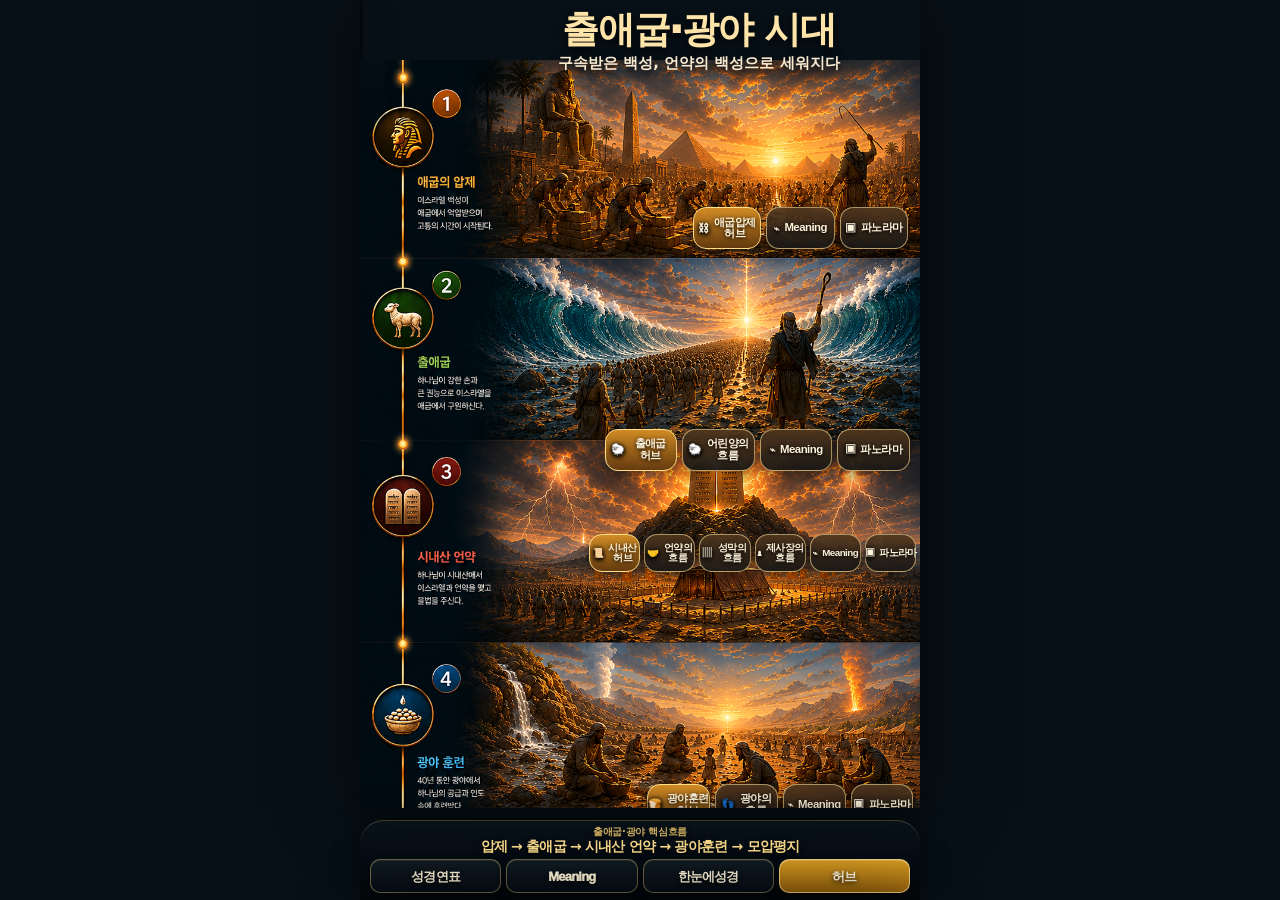
<file: index.html>
<!doctype html>
<html lang="ko">
<head>
<meta charset="utf-8"/>
<meta name="viewport" content="width=device-width,initial-scale=1,maximum-scale=1,user-scalable=no,viewport-fit=cover"/>
<title>출애굽·광야 Matrix</title>
<link rel="manifest" href="manifest.webmanifest"/>
<link rel="apple-touch-icon" href="icons/icon-192.png"/>
<meta name="theme-color" content="#071017"/>
<link rel="stylesheet" href="style.css"/>

<style id="CEN-UNIFIED-FOOTER-V5-CSS">
body{padding-bottom:92px!important}
.unifiedDock{position:fixed!important;left:50%!important;bottom:0!important;transform:translateX(-50%)!important;width:100%!important;max-width:560px!important;z-index:3000!important;padding:5px 10px calc(7px + env(safe-area-inset-bottom))!important;background:linear-gradient(to top,rgba(4,8,12,.98),rgba(9,18,26,.92))!important;border-top:1px solid rgba(247,216,137,.24)!important;box-shadow:0 -10px 24px rgba(0,0,0,.42)!important;backdrop-filter:blur(16px)!important;display:block!important;min-height:auto!important}
.unifiedDock .coreFlow{margin:0 0 4px!important;text-align:center!important;color:#f7d889!important;font-weight:900!important;line-height:1.18!important;font-size:clamp(10px,2.65vw,14px)!important;letter-spacing:-.055em!important;text-shadow:0 2px 6px rgba(0,0,0,.85)!important;white-space:normal!important;overflow:visible!important;text-overflow:clip!important}
.unifiedDock .coreFlow small{display:block!important;margin-bottom:1px!important;color:#d7b565!important;font-size:clamp(7px,1.9vw,10px)!important;font-weight:800!important;letter-spacing:-.03em!important;opacity:.95!important}
.unifiedDock .unifiedNav{display:grid!important;grid-template-columns:repeat(4,1fr)!important;gap:5px!important;width:100%!important;margin:0!important;padding:0!important}
.unifiedDock .action{min-height:34px!important;border:1.2px solid rgba(247,216,137,.42)!important;border-radius:10px!important;background:linear-gradient(180deg,rgba(18,28,36,.92),rgba(8,15,22,.9))!important;box-shadow:inset 0 1px 0 rgba(255,255,255,.08),0 5px 12px rgba(0,0,0,.30)!important;color:#fff4d8!important;text-decoration:none!important;font-size:clamp(10px,2.55vw,13px)!important;font-weight:950!important;display:flex!important;align-items:center!important;justify-content:center!important;line-height:1.0!important;text-align:center!important;letter-spacing:-.06em!important;text-shadow:0 2px 5px rgba(0,0,0,.75)!important;padding:0 2px!important;cursor:pointer!important}
.unifiedDock .action.main,.unifiedDock .action[data-link="hub"],.unifiedDock .action[data-footer="hub"]{background:linear-gradient(180deg,#d49a22,#9b660d)!important;border-color:rgba(255,224,142,.82)!important;color:#fff8e6!important;box-shadow:inset 0 1px 0 rgba(255,255,255,.2),0 5px 13px rgba(0,0,0,.34)!important}
@media(min-width:680px){.unifiedDock{border-radius:24px 24px 0 0!important}}
</style>


<style id="CEN-FOOTER-HEIGHT-FIX-V5B">
:root{--cen-footer-h:92px!important;}
.phone.main-content{bottom:calc(92px + env(safe-area-inset-bottom))!important;}
.app-container{background:#020b10!important;}
</style>

<style id="CEN-BLACK-GAP-FIX-V5C">
/* v5c: 기존 하단 흐름/푸터 예약공간 제거 + 통합 네비게이터 기준으로 재정렬 */
:root{--footer-h:92px!important;--flow-h:0px!important;--cen-footer-h:82px!important;}
.flow-dock,.fixedFooter:not(.unifiedDock),.cen-bottom-solid-bg,.jesus-flow-strip,.era-flow-strip{display:none!important;height:0!important;min-height:0!important;padding:0!important;margin:0!important;border:0!important;box-shadow:none!important;overflow:hidden!important;pointer-events:none!important;}
.viewport{bottom:calc(92px + env(safe-area-inset-bottom))!important;}
.unifiedDock{height:auto!important;min-height:0!important;}
.unifiedDock .action{min-height:34px!important;}
.unifiedDock .coreFlow{margin-bottom:4px!important;}
.unifiedDock .action[data-link="overview"]{letter-spacing:-.07em!important;}
</style>

<style id="M03-HUB-SHEET-POSITION-FIX">
/* M03 전용: 기존 출애굽·광야 허브목록(openSheet('hubList'))은 그대로 쓰고,
   하단 통합 네비게이터 위에서 보이도록 시트 위치만 보정 */
.sheetBack{
  z-index:2500!important;
}
.sheet{
  z-index:4000!important;
  bottom:calc(86px + env(safe-area-inset-bottom))!important;
  max-height:calc(100svh - 112px - env(safe-area-inset-bottom))!important;
  overflow-y:auto!important;
  padding-bottom:18px!important;
  border-bottom:1px solid rgba(245,199,107,.30)!important;
  border-radius:24px!important;
}
.sheet.show{
  transform:translate(-50%,0)!important;
}
.sheet:not(.show){
  transform:translate(-50%,calc(100% + 110px))!important;
}
.chipBtn{
  cursor:pointer!important;
}
</style>
</head>
<body>
<div class="app">
  <main class="phone main-content">
    <section class="stage" aria-label="출애굽·광야 시대 Matrix">
      <img class="bg" src="assets/exodus-wilderness-bg.png" alt="출애굽·광야 시대 배경"/>

      <div class="titleLayer">
        <h1>출애굽·광야 시대</h1>
        <p>구속받은 백성, 언약의 백성으로 세워지다</p>
      </div>

      <button class="hot event e1" onclick="goHub('oppression')" aria-label="애굽압제 허브"></button>
      <button class="hot event e2" onclick="goHub('exodus')" aria-label="출애굽 허브"></button>
      <button class="hot event e3" onclick="goHub('sinai')" aria-label="시내산 허브"></button>
      <button class="hot event e4" onclick="goHub('wilderness')" aria-label="광야훈련 허브"></button>
      <button class="hot event e5" onclick="goHub('moab')" aria-label="모압평지 허브"></button>

      <div class="btnGroup g1">
        <button onclick="goHub('oppression')"><span class="bIcon">⛓</span>애굽압제 허브</button>
        <button onclick="location.href='hubs/index.html?hub=oppression#connections'"><span class="bIcon">⌁</span>Meaning</button>
        <button onclick="location.href='hubs/index.html?hub=oppression#integration'"><span class="bIcon">▣</span>파노라마</button>
      </div>
      <div class="btnGroup g2">
        <button onclick="goHub('exodus')"><span class="bIcon">🐑</span>출애굽 허브</button>
        <button onclick="openSheet('lamb')"><span class="bIcon">🐑</span>어린양의 흐름</button>
        <button onclick="location.href='hubs/index.html?hub=exodus#connections'"><span class="bIcon">⌁</span>Meaning</button>
        <button onclick="location.href='hubs/index.html?hub=exodus#integration'"><span class="bIcon">▣</span>파노라마</button>
      </div>
      <div class="btnGroup g3 core">
        <button onclick="goHub('sinai')"><span class="bIcon">📜</span>시내산 허브</button>
        <button onclick="openSheet('covenant')"><span class="bIcon">🤝</span>언약의 흐름</button>
        <button onclick="openSheet('tabernacle')"><span class="bIcon">▥</span>성막의 흐름</button>
        <button onclick="openSheet('priest')"><span class="bIcon">♟</span>제사장의 흐름</button>
        <button onclick="location.href='hubs/index.html?hub=sinai#connections'"><span class="bIcon">⌁</span>Meaning</button>
        <button onclick="location.href='hubs/index.html?hub=sinai#integration'"><span class="bIcon">▣</span>파노라마</button>
      </div>
      <div class="btnGroup g4">
        <button onclick="goHub('wilderness')"><span class="bIcon">🍞</span>광야훈련 허브</button>
        <button onclick="openSheet('wildernessFlow')"><span class="bIcon">👣</span>광야의 흐름</button>
        <button onclick="location.href='hubs/index.html?hub=wilderness#connections'"><span class="bIcon">⌁</span>Meaning</button>
        <button onclick="location.href='hubs/index.html?hub=wilderness#integration'"><span class="bIcon">▣</span>파노라마</button>
      </div>
      <div class="btnGroup g5">
        <button onclick="goHub('moab')"><span class="bIcon">⛰</span>모압평지 허브</button>
        <button onclick="openSheet('kingdom')"><span class="bIcon">♛</span>하나님나라의 흐름</button>
        <button onclick="location.href='hubs/index.html?hub=moab#connections'"><span class="bIcon">⌁</span>Meaning</button>
        <button onclick="location.href='hubs/index.html?hub=moab#integration'"><span class="bIcon">▣</span>파노라마</button>
      </div>
    </section>
  </main>

  <nav class="fixedFooter" aria-label="출애굽·광야 하단 고정 메뉴">
    <div class="flowBox">
      <div class="flowTitle">출애굽·광야 핵심흐름</div>
      <div class="flowItems">
        <span>압제</span><b>›</b><span>출애굽</span><b>›</b><span>언약</span><b>›</b><span>광야</span><b>›</b><span>모압</span>
      </div>
    </div>
    <div class="navGrid">
      <button onclick="showToast('홈 연결 준비')"><i>⌂</i><span>홈</span></button>
      <button onclick="showToast('전체 시대 Matrix 연결 준비')"><i>◎</i><span>전체</span></button>
      <button onclick="openSheet('hubList')"><i>▣</i><span>허브</span></button>
      <button onclick="showToast('족장시대 Matrix 연결 준비')"><i>‹</i><span>이전</span></button>
      <button onclick="showToast('정복시대 Matrix 연결 준비')" class="next"><i>›</i><span>정복시대</span></button>
    </div>
  </nav>
</div>

<footer class="footer actions unifiedDock" aria-label="출애굽·광야 하단 네비게이터">
  <div class="coreFlow"><small>출애굽·광야 핵심흐름</small>압제 → 출애굽 → 시내산 언약 → 광야훈련 → 모압평지</div>
  <nav class="unifiedNav" aria-label="하단 메뉴">
    <button class="action" type="button" data-link="timeline" data-footer="timeline">성경연표</button>
    <button class="action" type="button" data-link="connect" data-footer="connect">Meaning</button>
    <button class="action" type="button" data-link="overview" data-footer="overview">한눈에성경</button>
    <button class="action main" type="button" data-link="hub" data-footer="hub">허브</button>
  </nav>
</footer>

<div class="sheetBack" id="backdrop"></div>
<section class="sheet" id="sheet" aria-modal="true" role="dialog">
  <div class="grab"></div><button class="close" id="close">×</button>
  <h2 id="sheetTitle"></h2><div class="meta" id="sheetMeta"></div><p id="sheetBody"></p><div class="chips" id="chips"></div>
</section>
<div class="toast" id="toast"></div>

<script src="script.js"></script>

<script id="CEN-UNIFIED-FOOTER-V5-LINKS">
(function(){
  const links={
    timeline:'https://centiger.github.io/CEN-Chronology/?view=timeline',
    connect:'https://centiger.github.io/CEN-Chronology/',
    overview:'https://centiger.github.io/CEN-Bible2.0/#overview66'
  };
  document.addEventListener('click',function(e){
    const btn=e.target.closest && e.target.closest('.unifiedDock .action');
    if(!btn) return;
    const key=btn.dataset.link || btn.dataset.footer || '';
    if(key==='timeline'||key==='connect'||key==='overview'){
      e.preventDefault(); e.stopPropagation(); e.stopImmediatePropagation();
      location.href=links[key];
      return;
    }
    if(key==='hub'){
      e.preventDefault(); e.stopPropagation(); e.stopImmediatePropagation();
      if(typeof openSheet === 'function') openSheet('hubList');
      return;
    }
  },true);
})();
</script>

</body>
</html>
</file>
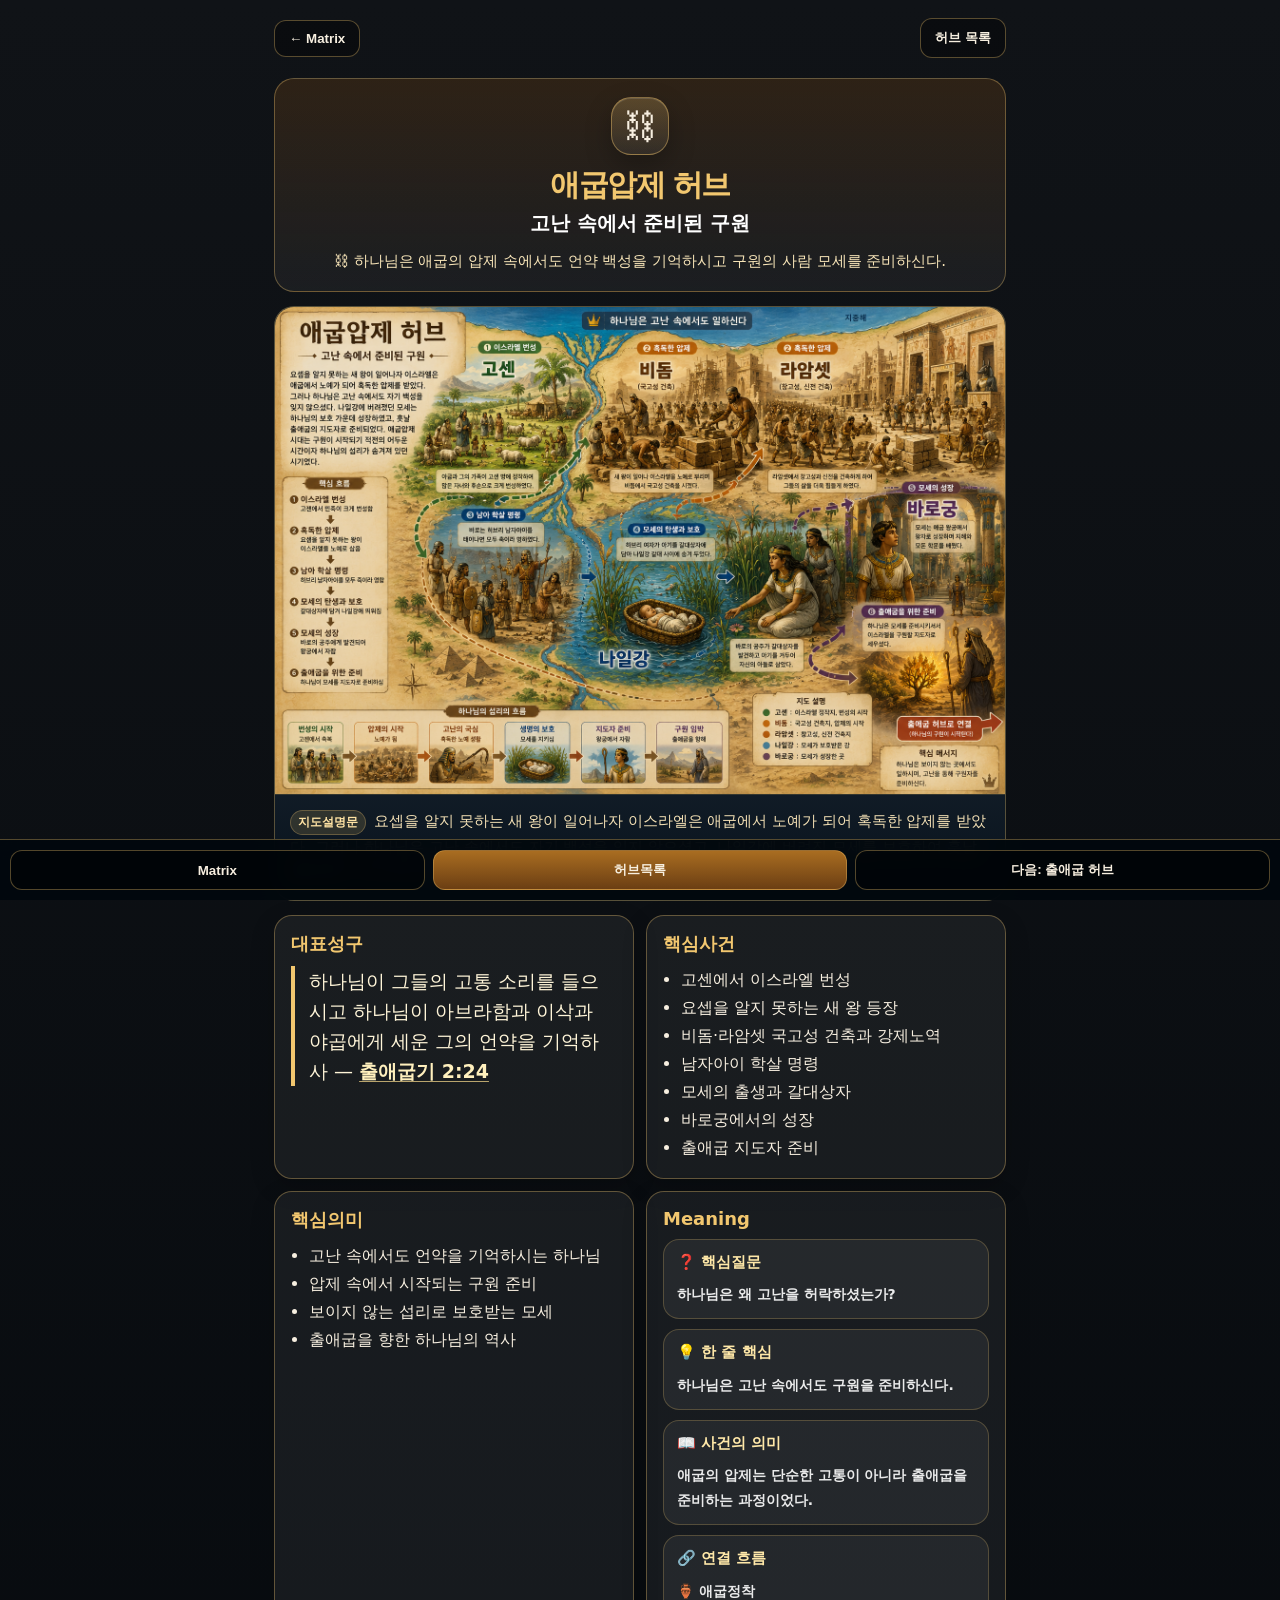
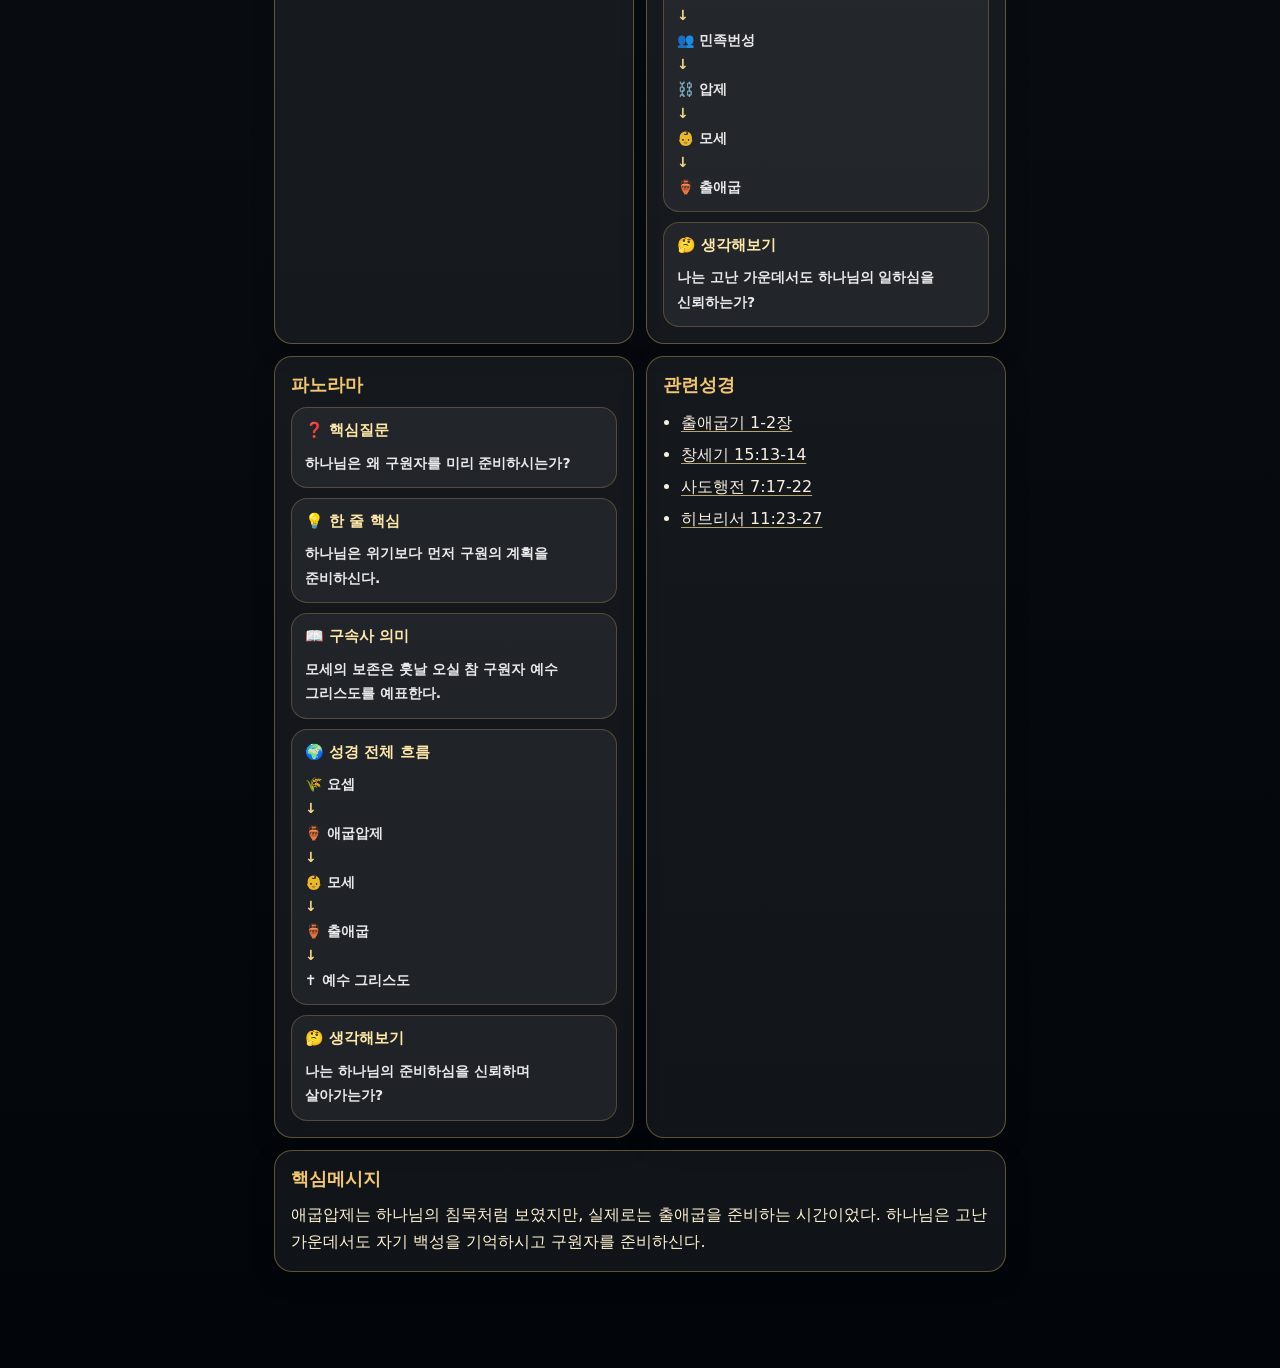
<file: hubs/index.html>
<!doctype html>
<html lang="ko">
<head>
<meta charset="utf-8"/>
<meta name="viewport" content="width=device-width,initial-scale=1,maximum-scale=1,user-scalable=no,viewport-fit=cover"/>
<title>출애굽·광야 허브</title>
<link rel="stylesheet" href="style.css"/>
<style>.exploreCard b{display:block;margin-bottom:10px}.exploreCard p{white-space:normal;line-height:1.75}.flowArrow{display:block;color:#f7d889;font-weight:900}.flowLine{display:block}</style>
<style id='hash-fix'>#connections,#integration{scroll-margin-top:90px;}</style>
<style id="cen-hash-scroll-fix">#connections,#integration{scroll-margin-top:90px;}
.bibleLink{color:inherit;text-decoration:underline;text-decoration-color:rgba(247,216,137,.72);text-underline-offset:3px;cursor:pointer;touch-action:manipulation}.bibleLink:active{opacity:.72}.refLink{display:inline-block;padding:2px 0}.verseRef{font-weight:900;color:#fff0bd}</style>
</head>
<body>
<div class="wrap">
  <header class="top">
    <button onclick="location.href='../index.html'">← Matrix</button>
    <button onclick="openList()">허브 목록</button>
  </header>
  <section class="head">
    <div class="hubSymbol" id="hubIcon"></div>
    <h1 id="title"></h1>
    <div class="sub" id="subtitle"></div>
    <div class="theme" id="theme"></div>
  </section>
  <section class="mapCard mapFirst">
    <img id="map" alt="허브 지도"/>
    <div class="mapText" id="mapText"></div>
  </section>
  <section class="grid">
    <article class="card"><h2>대표성구</h2><div class="verse" id="verse"></div></article>
    <article class="card"><h2>핵심사건</h2><ul id="events"></ul></article>
    <article class="card"><h2>핵심의미</h2><ul id="meaning"></ul></article>
    <article class="card" id="connections"><h2>Meaning</h2><div class="exploreGrid" id="connectionsList"></div></article>
    <article class="card" id="integration"><h2>파노라마</h2><div class="exploreGrid" id="integrationList"></div></article>
    <article class="card"><h2>관련성경</h2><ul id="refs"></ul></article>
    <article class="card message"><h2>핵심메시지</h2><p id="message"></p></article>
  </section>
</div>
<nav class="bottom"><button onclick="location.href='../index.html'">Matrix</button><button onclick="openList()">허브목록</button><button id="nextBtn">다음 허브</button></nav>
<div class="listModal" id="listModal" aria-modal="true" role="dialog">
  <div class="listPanel">
    <button class="listClose" onclick="closeList()">×</button>
    <h2>출애굽·광야 허브 목록</h2>
    <div class="hubList" id="hubList"></div>
  </div>
</div>
<script src="js/app.js?v=m03-bible-link-v2"></script>
</body>
</html>
</file>
<file: style.css>
*{box-sizing:border-box;-webkit-tap-highlight-color:transparent}html,body{margin:0;background:#071017;color:#fff;font-family:system-ui,-apple-system,"Noto Sans KR","Apple SD Gothic Neo",sans-serif;overflow-x:hidden}.app{min-height:100svh;display:flex;justify-content:center;background:#071017}.phone{position:relative;width:100%;max-width:560px;background:#071017;box-shadow:0 0 70px rgba(0,0,0,.55)}:root{--footer-h:clamp(118px,32vw,180px);--gold:#f5c76b}.main-content{padding-bottom:calc(var(--footer-h) + env(safe-area-inset-bottom) + 10px)}.stage{position:relative;width:100%;aspect-ratio:1024/1536;overflow:hidden;background:#071017}.bg{display:block;width:100%;height:100%;object-fit:cover;user-select:none;pointer-events:none}.titleLayer{position:absolute;left:25%;right:3%;top:1.05%;z-index:8;text-align:center;text-shadow:0 3px 10px #000}.titleLayer h1{margin:0;color:#ffe0a0;font-size:clamp(21px,5.7vw,34px);line-height:1.05;font-weight:1000;letter-spacing:-.04em}.titleLayer p{margin:4px 0 0;color:#f8ead1;font-size:clamp(10px,2.55vw,15px);font-weight:850}.hot{position:absolute;z-index:10;border:0;background:rgba(255,255,255,0);border-radius:14px;cursor:pointer}.hot:focus-visible{outline:2px solid var(--gold);background:rgba(245,199,107,.14)}.hot.debug{background:rgba(245,199,107,.18);outline:1px solid rgba(245,199,107,.7)}.event{left:0;right:0;width:100%;height:18.6%}.e1{top:4.6%}.e2{top:22.3%}.e3{top:39.9%}.e4{top:57.5%}.e5{top:75.2%;height:15.2%}.btnGroup{position:absolute;z-index:15;right:3.1%;width:42%;display:flex;gap:4px;justify-content:flex-end;align-items:center;flex-wrap:wrap}.btnGroup button{min-width:30%;height:clamp(28px,6.8vw,40px);border:1px solid rgba(255,219,138,.55);border-radius:11px;background:linear-gradient(180deg,rgba(98,58,18,.92),rgba(31,20,12,.9));color:#fff2d2;text-shadow:0 1px 4px #000;font-size:clamp(7.4px,1.9vw,10.2px);font-weight:950;line-height:1.05;box-shadow:0 4px 14px rgba(0,0,0,.38);padding:0 4px}.btnGroup button:first-child{background:linear-gradient(180deg,rgba(202,135,45,.94),rgba(92,51,14,.94));border-color:#ffdf8a}.g1{top:18.6%}.g2{top:35.4%}.g3{top:52.0%;width:47%;right:1.6%}.g3 button{min-width:23%}.g4{top:70.0%}.g5{top:86.4%}.fixedFooter{position:fixed;left:50%;bottom:0;transform:translateX(-50%);width:100%;max-width:560px;z-index:90;background:#071017;padding:8px 9px calc(8px + env(safe-area-inset-bottom));box-shadow:0 -14px 34px rgba(0,0,0,.58)}.fixedFooter::before{content:"";position:absolute;left:0;right:0;top:-18px;height:18px;background:linear-gradient(180deg,rgba(7,16,23,0),rgba(7,16,23,.96));pointer-events:none}.flowBox{border:1px solid rgba(245,199,107,.35);border-radius:14px 14px 0 0;background:rgba(6,10,16,.94);padding:8px 8px 7px;text-align:center}.flowTitle{color:#f7d889;font-size:clamp(10px,2.4vw,14px);font-weight:1000;margin-bottom:4px}.flowItems{display:flex;justify-content:center;align-items:center;gap:clamp(5px,1.2vw,9px);font-size:clamp(8px,2.0vw,12px);font-weight:850;color:#f8e7be}.flowItems b{color:#f7d889;font-size:1.25em}.navGrid{height:68px;display:grid;grid-template-columns:1fr 1fr 1.1fr 1fr 1.35fr;gap:6px}.navGrid button{border:1px solid rgba(245,199,107,.28);border-radius:0 0 12px 12px;background:rgba(7,13,20,.96);color:#eadcc6;font-weight:900;font-size:clamp(7px,1.7vw,10px);display:flex;flex-direction:column;align-items:center;justify-content:center;gap:3px}.navGrid button.next{background:linear-gradient(180deg,#a96d21,#6b3e13);color:#fff3dc;border-color:#d89c3a}.navGrid i{font-style:normal;font-size:clamp(15px,3.5vw,20px);line-height:1}.sheetBack{position:fixed;inset:0;background:rgba(0,0,0,.52);opacity:0;pointer-events:none;transition:.22s;z-index:100}.sheetBack.show{opacity:1;pointer-events:auto}.sheet{position:fixed;left:50%;bottom:0;transform:translate(-50%,105%);width:100%;max-width:560px;z-index:110;max-height:76svh;overflow:auto;background:linear-gradient(180deg,rgba(29,31,34,.99),rgba(7,10,13,.99));border:1px solid rgba(245,199,107,.3);border-bottom:0;border-radius:24px 24px 0 0;box-shadow:0 -24px 60px rgba(0,0,0,.6);padding:18px 18px calc(24px + env(safe-area-inset-bottom));transition:.26s}.sheet.show{transform:translate(-50%,0)}.grab{width:44px;height:5px;border-radius:999px;background:rgba(255,255,255,.25);margin:0 auto 14px}.close{position:absolute;right:16px;top:16px;width:36px;height:36px;border-radius:50%;border:1px solid rgba(255,255,255,.22);background:rgba(255,255,255,.08);color:#fff;font-size:22px}.sheet h2{margin:0 44px 5px 0;font-size:24px;color:#fff}.sheet .meta{color:#f7d889;font-weight:950;font-size:14px;margin-bottom:12px}.sheet p{margin:0 0 12px;color:rgba(255,255,255,.88);line-height:1.65;font-size:15px}.chips{display:flex;flex-wrap:wrap;gap:8px}.chip{border:1px solid rgba(245,199,107,.28);background:rgba(245,199,107,.09);color:#f8e4aa;border-radius:999px;padding:8px 11px;font-size:13px;font-weight:850}.toast{position:fixed;left:50%;bottom:calc(var(--footer-h) + 18px);transform:translateX(-50%) translateY(18px);max-width:min(92vw,500px);background:rgba(8,13,18,.94);border:1px solid rgba(245,199,107,.35);color:#ffe7aa;padding:10px 14px;border-radius:999px;font-size:13px;font-weight:850;opacity:0;transition:.22s;z-index:120}.toast.show{opacity:1;transform:translateX(-50%) translateY(0)}@media(max-width:390px){.btnGroup{right:2.4%;width:44%}.g3{right:1%;width:49%}.btnGroup button{font-size:6.9px;padding:0 2px}}

/* v1.2 recommended horizontal-row design: original-ratio background, CSS straight timeline, larger footer */
:root{--footer-h:clamp(148px,38vw,214px);--gold:#f5c76b;--line-x:6.05%;}
.main-content{padding-bottom:calc(var(--footer-h) + env(safe-area-inset-bottom) + 8px)}
.stage{aspect-ratio:1024/1536;overflow:hidden;background:#071017;}
.bg{width:100%;height:100%;object-fit:cover;filter:saturate(1.03) contrast(1.02);}
.stage::before{content:"";position:absolute;z-index:9;left:var(--line-x);top:0;bottom:0;width:3px;border-radius:999px;background:linear-gradient(180deg,#fff4c8 0%,#f1b85b 49%,#fff0bd 100%);box-shadow:0 0 6px rgba(255,220,150,.95),0 0 15px rgba(245,178,70,.52);pointer-events:none;}
.stage::after{content:"";position:absolute;z-index:9;left:calc(var(--line-x) - 12px);top:0;bottom:0;width:25px;background:linear-gradient(90deg,rgba(7,16,23,.55),rgba(7,16,23,.06),rgba(7,16,23,0));pointer-events:none;}
.titleLayer{top:1.0%;left:25%;right:2.8%;}
.titleLayer h1{font-size:clamp(24px,6.7vw,40px);color:#ffe4aa;}
.titleLayer p{font-size:clamp(10px,2.8vw,16px);}

/* Wide horizontal button rows, matching the preferred first design */
.btnGroup{position:absolute;z-index:18;right:2.0%;width:53%;display:flex;flex-direction:row;flex-wrap:nowrap;justify-content:flex-end;align-items:center;gap:6px;}
.btnGroup button{flex:1 1 0;min-width:0;height:clamp(31px,7.2vw,44px);border-radius:14px;border:1px solid rgba(255,224,150,.62);background:linear-gradient(180deg,rgba(80,54,30,.94),rgba(24,23,22,.96));color:#fff4dc;text-shadow:0 1px 4px #000;font-size:clamp(8.2px,2.15vw,12px);font-weight:1000;line-height:1.06;box-shadow:0 4px 13px rgba(0,0,0,.42);padding:0 5px;display:flex;align-items:center;justify-content:center;gap:4px;white-space:normal;}
.btnGroup button:first-child{background:linear-gradient(180deg,rgba(211,141,37,.98),rgba(100,58,14,.98));border-color:#ffdf8a;}
.btnGroup .bIcon{font-size:1.05em;line-height:1;filter:drop-shadow(0 1px 2px #000)}
.g1{top:19.0%;width:34%;right:3.2%;}
.g2{top:35.1%;width:48%;right:2.0%;}
.g3{top:52.3%;width:55%;right:1.4%;gap:5px;}
.g3 button{font-size:clamp(7.2px,1.82vw,10.5px);height:clamp(29px,6.5vw,40px);padding:0 3px;}
.g4{top:69.1%;width:43%;right:2.4%;}
.g5{top:85.2%;width:40%;right:2.6%;}

.fixedFooter{padding:10px 11px calc(10px + env(safe-area-inset-bottom));background:#071017;}
.fixedFooter::before{top:-22px;height:22px;background:linear-gradient(180deg,rgba(7,16,23,0),rgba(7,16,23,.98));}
.flowBox{border:1px solid rgba(245,199,107,.45);border-radius:16px;padding:10px 8px 9px;margin-bottom:8px;background:rgba(6,10,16,.96);}
.flowTitle{font-size:clamp(14px,3.7vw,20px);font-weight:1000;margin-bottom:7px;color:#f7d889;}
.flowItems{font-size:clamp(11.5px,3vw,16px);gap:clamp(8px,2vw,14px);font-weight:950;}
.navGrid{height:82px;display:grid;grid-template-columns:1fr 1fr 1.1fr 1fr 1.35fr;gap:0;border:1px solid rgba(245,199,107,.38);border-radius:16px;overflow:hidden;}
.navGrid button{border:0;border-right:1px solid rgba(245,199,107,.28);border-radius:0;background:rgba(7,13,20,.98);font-size:clamp(11px,3vw,16px);font-weight:1000;gap:6px;color:#f2e7d5;}
.navGrid button:last-child{border-right:0;}
.navGrid i{font-size:clamp(23px,5.8vw,33px);}
.navGrid button.next{background:linear-gradient(180deg,#b87821,#6c3e10);color:#fff5df;}

.event{height:18.2%;}.e1{top:2.6%;}.e2{top:20.8%;}.e3{top:39.0%;}.e4{top:57.2%;}.e5{top:75.4%;height:16.4%;}
@media(max-width:390px){
  .btnGroup{gap:4px}.btnGroup button{font-size:7.8px;height:30px;padding:0 3px;border-radius:11px}.g3 button{font-size:6.6px;height:28px}.g1{width:37%;}.g2{width:50%;}.g3{width:57%;}.g4{width:45%;}.g5{width:42%;}
  .flowTitle{font-size:13.5px}.flowItems{font-size:11px}.navGrid{height:78px}.navGrid button{font-size:10.5px}.navGrid i{font-size:23px}
}

/* v1.3 refinements: background timeline baked as clean straight line; lower scene bands expanded */
.stage{aspect-ratio:1024/1636;}
.stage::before,.stage::after{display:none !important;}
/* recalibrated hotspots for the taller 4th/5th background bands */
.e1{top:2.4%;height:18.3%;}
.e2{top:20.9%;height:18.0%;}
.e3{top:39.0%;height:19.0%;}
.e4{top:58.3%;height:21.0%;}
.e5{top:79.4%;height:17.6%;}
/* button rows moved to match the taller lower panels */
.g1{top:19.0%;width:34%;right:3.2%;}
.g2{top:35.4%;width:48%;right:2.0%;}
.g3{top:53.0%;width:55%;right:1.4%;}
.g4{top:72.2%;width:43%;right:2.4%;}
.g5{top:88.0%;width:40%;right:2.6%;}

/* v1.4: use user-approved 1024x1536 background as the main matrix screen */
.stage{aspect-ratio:1024/1536 !important;}
.bg{width:100%;height:100%;object-fit:cover !important;}
.stage::before,.stage::after{display:none !important;}
.titleLayer{top:1.2%;left:25%;right:3%;}
.titleLayer h1{font-size:clamp(24px,6.6vw,40px);}
.titleLayer p{font-size:clamp(10px,2.75vw,16px);}
/* recalibrated row buttons for approved background */
.e1{top:2.4%;height:18.4%;}
.e2{top:20.7%;height:18.3%;}
.e3{top:39.0%;height:18.7%;}
.e4{top:57.8%;height:17.9%;}
.e5{top:75.7%;height:16.8%;}
.g1{top:19.0%;width:34%;right:3.2%;}
.g2{top:35.2%;width:48%;right:2.0%;}
.g3{top:52.6%;width:55%;right:1.4%;}
.g4{top:69.8%;width:43%;right:2.4%;}
.g5{top:85.6%;width:40%;right:2.6%;}

/* v1.5: first scene gets more vertical breathing room; button rows re-aligned */
.stage{aspect-ratio:1024/1588 !important;}
.bg{width:100%;height:100%;object-fit:cover !important;}
.titleLayer{top:1.4%;left:25.5%;right:3%;}
.titleLayer h1{font-size:clamp(23px,6.3vw,38px);line-height:1.02;}
.titleLayer p{margin-top:5px;font-size:clamp(10px,2.7vw,16px);}
.e1{top:2.3%;height:21.8%;}
.e2{top:24.5%;height:18.7%;}
.e3{top:43.3%;height:18.2%;}
.e4{top:61.4%;height:18.2%;}
.e5{top:79.7%;height:16.4%;}
.g1{top:20.1%;width:35%;right:3.0%;}
.g2{top:37.3%;width:49%;right:2.0%;}
.g3{top:54.2%;width:56%;right:1.2%;gap:5px;}
.g4{top:70.8%;width:43%;right:2.4%;}
.g5{top:86.1%;width:41%;right:2.5%;}
.g3 button{font-size:clamp(7px,1.78vw,10.2px);padding:0 3px;}

/* v1.6: top blurred dark header extension — keep the approved background image undistorted */
:root{--top-pad:5.36%;}
.stage{aspect-ratio:1024/1678 !important;background:#071017;}
.bg{position:absolute;left:0;top:var(--top-pad);width:100%;height:auto !important;object-fit:contain !important;object-position:top center !important;}
.stage::before{display:block !important;content:"";position:absolute;z-index:5;left:0;right:0;top:0;height:var(--top-pad);background:linear-gradient(180deg,rgba(0,0,0,.95),rgba(4,9,14,.88) 58%,rgba(4,9,14,.55));box-shadow:0 10px 28px rgba(0,0,0,.55);backdrop-filter:blur(8px);-webkit-backdrop-filter:blur(8px);pointer-events:none;}
.stage::after{display:block !important;content:"";position:absolute;z-index:6;left:0;right:0;top:0;height:calc(var(--top-pad) + 4.5%);background:linear-gradient(180deg,rgba(0,0,0,.48),rgba(0,0,0,0));pointer-events:none;}
.titleLayer{z-index:12;top:.82%;left:24%;right:3%;}
.titleLayer h1{font-size:clamp(24px,6.4vw,39px);line-height:1.02;}
.titleLayer p{margin-top:5px;font-size:clamp(10px,2.75vw,16px);}
/* button/hotspot positions recalibrated because the image starts below the new header */
.e1{top:7.54%;height:20.63%;}
.e2{top:28.55%;height:17.70%;}
.e3{top:46.34%;height:17.23%;}
.e4{top:63.47%;height:17.23%;}
.e5{top:80.79%;height:15.52%;}
.g1{top:24.38%;width:35%;right:3.0%;}
.g2{top:40.66%;width:49%;right:2.0%;}
.g3{top:56.67%;width:56%;right:1.2%;gap:5px;}
.g4{top:72.37%;width:43%;right:2.4%;}
.g5{top:86.86%;width:41%;right:2.5%;}
@media(max-width:390px){
  .titleLayer{top:.72%;left:24%;right:2.5%;}
  .titleLayer h1{font-size:clamp(22px,6.1vw,35px)}
  .titleLayer p{font-size:clamp(9.5px,2.55vw,14px)}
}

/* v1.7: restore approved original 1024x1536 background, keep top blurred header without icon distortion */
:root{--top-pad:5.535%;}
.stage{aspect-ratio:1024/1626 !important;background:#071017;}
.bg{position:absolute;left:0;top:var(--top-pad);width:100%;height:auto !important;object-fit:contain !important;object-position:top center !important;}
.stage::before{display:block !important;content:"";position:absolute;z-index:5;left:0;right:0;top:0;height:var(--top-pad);background:linear-gradient(180deg,rgba(0,0,0,.95),rgba(4,9,14,.88) 58%,rgba(4,9,14,.55));box-shadow:0 10px 28px rgba(0,0,0,.55);backdrop-filter:blur(8px);-webkit-backdrop-filter:blur(8px);pointer-events:none;}
.stage::after{display:block !important;content:"";position:absolute;z-index:6;left:0;right:0;top:0;height:calc(var(--top-pad) + 4.2%);background:linear-gradient(180deg,rgba(0,0,0,.46),rgba(0,0,0,0));pointer-events:none;}
.titleLayer{z-index:12;top:.76%;left:24%;right:3%;}
.titleLayer h1{font-size:clamp(23px,6.25vw,38px);line-height:1.02;}
.titleLayer p{margin-top:4px;font-size:clamp(9.8px,2.6vw,15px);}
.e1{top:7.80%;height:17.38%;}
.e2{top:25.09%;height:17.29%;}
.e3{top:42.38%;height:17.66%;}
.e4{top:60.14%;height:16.91%;}
.e5{top:77.05%;height:15.87%;}
.g1{top:23.48%;width:35%;right:3.0%;}
.g2{top:38.79%;width:49%;right:2.0%;}
.g3{top:55.22%;width:56%;right:1.2%;gap:5px;}
.g4{top:71.47%;width:43%;right:2.4%;}
.g5{top:86.40%;width:41%;right:2.5%;}

/* v1.8: smoother black-header-to-image fade and refined button placement */
:root{--top-pad:6.55%;}
.stage{aspect-ratio:1024/1644 !important;background:#071017;}
.bg{position:absolute;left:0;top:var(--top-pad);width:100%;height:auto !important;object-fit:contain !important;object-position:top center !important;}
.stage::before{display:block !important;content:"";position:absolute;z-index:5;left:0;right:0;top:0;height:calc(var(--top-pad) + 2.4%);background:linear-gradient(180deg,rgba(0,0,0,.98) 0%,rgba(3,8,13,.94) 44%,rgba(3,8,13,.76) 70%,rgba(3,8,13,.28) 91%,rgba(3,8,13,0) 100%);box-shadow:0 12px 30px rgba(0,0,0,.48);backdrop-filter:blur(7px);-webkit-backdrop-filter:blur(7px);pointer-events:none;}
.stage::after{display:block !important;content:"";position:absolute;z-index:6;left:0;right:0;top:calc(var(--top-pad) - 1.2%);height:6.2%;background:linear-gradient(180deg,rgba(7,16,23,.72) 0%,rgba(7,16,23,.34) 42%,rgba(7,16,23,0) 100%);pointer-events:none;}
.titleLayer{z-index:12;top:1.35%;left:24%;right:3%;}
.titleLayer h1{font-size:clamp(22px,6.0vw,37px);line-height:1.02;}
.titleLayer p{margin-top:5px;font-size:clamp(9.8px,2.55vw,15px);}

/* hotspots adjusted for the slightly taller header */
.e1{top:8.75%;height:17.05%;}
.e2{top:25.70%;height:17.05%;}
.e3{top:42.83%;height:17.48%;}
.e4{top:60.35%;height:16.95%;}
.e5{top:77.30%;height:15.75%;}

/* Button row tuning: keep rows horizontal, reduce crowding, avoid key figures */
.btnGroup button{height:clamp(30px,7.0vw,43px);font-size:clamp(8px,2.05vw,11.7px);border-radius:13px;}
.g1{top:24.10%;width:37%;right:2.6%;}
.g2{top:39.45%;width:49.5%;right:1.7%;}
.g3{top:55.85%;width:57.5%;right:.8%;gap:4px;}
.g3 button{font-size:clamp(6.9px,1.72vw,10px);height:clamp(28px,6.3vw,39px);padding:0 2px;}
.g4{top:71.90%;width:45%;right:1.8%;}
.g5{top:85.95%;width:43%;right:1.5%;}
@media(max-width:390px){
  .titleLayer{top:1.22%;left:24%;right:2.4%;}
  .titleLayer h1{font-size:clamp(21px,5.75vw,34px);}
  .titleLayer p{font-size:clamp(9.2px,2.45vw,13.8px);}
  .btnGroup{gap:4px}.btnGroup button{font-size:7.6px;height:30px;padding:0 3px;border-radius:11px}.g3 button{font-size:6.3px;height:28px}.g1{width:39%;}.g2{width:51%;}.g3{width:59%;}.g4{width:47%;}.g5{width:45%;}
}

/* v1.9: mobile-consistent button typography and fine placement */
.btnGroup{
  align-items:center;
  justify-content:flex-end;
  gap:5px;
}
.btnGroup button{
  font-weight:700 !important;
  letter-spacing:-0.045em;
  font-size:clamp(8.4px,1.95vw,11.2px) !important;
  line-height:1.02;
  height:clamp(30px,6.8vw,42px);
  padding:0 5px;
  border-radius:13px;
  white-space:normal;
  word-break:keep-all;
  overflow-wrap:normal;
}
.btnGroup .bIcon{
  flex:0 0 auto;
  font-size:.98em;
  margin-right:1px;
}
/* row-specific placement: calibrated from the current mobile capture */
.g1{top:23.55% !important;width:36.5% !important;right:2.7% !important;}
.g2{top:39.05% !important;width:50.5% !important;right:1.6% !important;}
.g3{top:55.38% !important;width:58.5% !important;right:.65% !important;gap:4px !important;}
.g3 button{font-size:clamp(6.8px,1.62vw,9.6px) !important;height:clamp(28px,6.15vw,38px);padding:0 2px;letter-spacing:-0.055em;}
.g4{top:71.18% !important;width:45.5% !important;right:1.8% !important;}
.g5{top:85.35% !important;width:44.5% !important;right:1.35% !important;}
/* footer text is intentionally larger, but not extra-bold */
.flowTitle,.flowItems,.navGrid button{font-weight:780 !important;letter-spacing:-.035em;}
@media(max-width:430px){
  .btnGroup{gap:4px;}
  .btnGroup button{font-size:clamp(7.4px,2.05vw,9.6px) !important;height:clamp(29px,7.05vw,38px);padding:0 3px;border-radius:11px;}
  .g1{width:38% !important;right:2.4% !important;}
  .g2{width:52% !important;right:1.3% !important;}
  .g3{width:60% !important;right:.45% !important;gap:3px !important;}
  .g3 button{font-size:clamp(6.0px,1.72vw,8.2px) !important;height:clamp(27px,6.6vw,35px);padding:0 1px;}
  .g4{width:47% !important;right:1.4% !important;}
  .g5{width:46% !important;right:1.0% !important;}
}
@media(min-width:520px){
  .btnGroup button{font-size:11.4px !important;}
  .g3 button{font-size:9.8px !important;}
}

/* v2.0: preserve row 3; move row 4 and 5 below the main scene focus as requested */
.g3{top:55.38% !important;width:58.5% !important;right:.65% !important;}
.g4{top:74.35% !important;width:46.5% !important;right:1.45% !important;}
.g5{top:88.15% !important;width:45.5% !important;right:1.15% !important;}
@media(max-width:430px){
  .g4{top:74.35% !important;width:48% !important;right:1.2% !important;}
  .g5{top:88.15% !important;width:47% !important;right:.85% !important;}
}

/* v1.11: scroll fix + stronger top fade after user background replacement */
html, body {
  height: auto !important;
  min-height: 100% !important;
  overflow-x: hidden !important;
  overflow-y: auto !important;
  -webkit-overflow-scrolling: touch !important;
  overscroll-behavior-y: contain;
}
body { touch-action: pan-y !important; }
.app {
  display: block !important;
  min-height: 100svh !important;
  overflow: visible !important;
  background: #071017 !important;
}
.phone {
  margin: 0 auto !important;
  overflow: visible !important;
}
.main-content {
  display: block !important;
  padding-bottom: calc(var(--footer-h) + env(safe-area-inset-bottom) + 32px) !important;
  overflow: visible !important;
}
.stage {
  position: relative !important;
  overflow: visible !important;
  isolation: isolate;
  aspect-ratio: 1024 / 1644 !important;
  background: #071017 !important;
}
.bg {
  position: absolute !important;
  left: 0 !important;
  top: var(--top-pad) !important;
  width: 100% !important;
  height: auto !important;
  object-fit: contain !important;
  object-position: top center !important;
}
:root { --top-pad: 6.7%; }
.stage::before {
  display: block !important;
  content: "" !important;
  position: absolute !important;
  z-index: 5 !important;
  left: 0 !important;
  right: 0 !important;
  top: 0 !important;
  height: calc(var(--top-pad) + 4.8%) !important;
  background:
    linear-gradient(180deg,
      rgba(2,7,11,1) 0%,
      rgba(2,7,11,.98) 34%,
      rgba(2,7,11,.88) 55%,
      rgba(2,7,11,.58) 76%,
      rgba(2,7,11,.22) 91%,
      rgba(2,7,11,0) 100%) !important;
  box-shadow: 0 16px 34px rgba(0,0,0,.55) !important;
  backdrop-filter: blur(10px) !important;
  -webkit-backdrop-filter: blur(10px) !important;
  pointer-events: none !important;
}
.stage::after {
  display: block !important;
  content: "" !important;
  position: absolute !important;
  z-index: 6 !important;
  left: 0 !important;
  right: 0 !important;
  top: calc(var(--top-pad) - .2%) !important;
  height: 9.2% !important;
  background: linear-gradient(180deg, rgba(7,16,23,.72) 0%, rgba(7,16,23,.38) 42%, rgba(7,16,23,0) 100%) !important;
  pointer-events: none !important;
}
.titleLayer {
  z-index: 12 !important;
  top: 1.2% !important;
  left: 24% !important;
  right: 3% !important;
}
.titleLayer h1 { font-size: clamp(22px, 6vw, 37px) !important; }
.titleLayer p { font-size: clamp(9.5px, 2.55vw, 15px) !important; }
.fixedFooter {
  max-height: none !important;
  touch-action: manipulation !important;
}
/* keep 3rd row as-is; keep 4th/5th low, with larger actual movement than previous ineffective attempts */
.g3{top:55.38% !important;width:58.5% !important;right:.65% !important;}
.g4{top:75.9% !important;width:46.5% !important;right:1.45% !important;}
.g5{top:89.4% !important;width:45.5% !important;right:1.15% !important;}
@media(max-width:430px){
  .stage{aspect-ratio:1024 / 1644 !important;}
  .g4{top:75.9% !important;width:48% !important;right:1.2% !important;}
  .g5{top:89.4% !important;width:47% !important;right:.85% !important;}
}

/* v1.15 final override: button rows follow user's marked bottom zones; only visible buttons receive touch events */
.event.hot{
  pointer-events: none !important;
}
.btnGroup{
  pointer-events: auto !important;
}
/* 1st row stays in first panel lower-right */
.g1{top:21.05% !important;right:2.1% !important;width:38.5% !important;}
/* 2nd row moved down to the open sea-floor area marked by user */
.g2{top:40.35% !important;right:1.8% !important;width:54.5% !important;}
/* 3rd row intentionally preserved: lowering would cover the tabernacle */
.g3{top:55.38% !important;right:.65% !important;width:58.5% !important;}
/* 4th row moved clearly into the lower open ground area */
.g4{top:78.70% !important;right:1.2% !important;width:47.5% !important;}
/* 5th row moved into lower valley area, above the core-flow box */
.g5{top:93.35% !important;right:1.0% !important;width:46.5% !important;}
@media(max-width:430px){
  .g1{top:21.05% !important;right:1.8% !important;width:40% !important;}
  .g2{top:40.35% !important;right:1.4% !important;width:56% !important;}
  .g3{top:55.38% !important;right:.5% !important;width:60% !important;}
  .g4{top:78.70% !important;right:.9% !important;width:49% !important;}
  .g5{top:93.35% !important;right:.7% !important;width:48% !important;}
}

/* v1.16: definitive main-screen scroll container fix
   The visible matrix area now scrolls independently above the fixed footer. */
html, body {
  width: 100% !important;
  height: 100% !important;
  min-height: 100% !important;
  margin: 0 !important;
  overflow: hidden !important;
  background: #071017 !important;
  overscroll-behavior: none !important;
}
body {
  position: fixed !important;
  inset: 0 !important;
  touch-action: none !important;
}
.app {
  position: fixed !important;
  inset: 0 !important;
  display: block !important;
  width: 100% !important;
  height: 100% !important;
  min-height: 0 !important;
  overflow: hidden !important;
  background: #071017 !important;
}
.phone.main-content {
  position: fixed !important;
  left: 50% !important;
  top: 0 !important;
  bottom: calc(var(--footer-h) + env(safe-area-inset-bottom)) !important;
  transform: translateX(-50%) !important;
  width: 100% !important;
  max-width: 560px !important;
  height: auto !important;
  min-height: 0 !important;
  margin: 0 !important;
  padding: 0 0 42px 0 !important;
  overflow-x: hidden !important;
  overflow-y: scroll !important;
  -webkit-overflow-scrolling: touch !important;
  overscroll-behavior-y: contain !important;
  touch-action: pan-y !important;
  background: #071017 !important;
  scrollbar-width: none;
}
.phone.main-content::-webkit-scrollbar { display: none; }
.stage {
  position: relative !important;
  display: block !important;
  width: 100% !important;
  min-height: auto !important;
  overflow: visible !important;
  touch-action: pan-y !important;
}
.bg, .titleLayer, .btnGroup, .btnGroup button {
  touch-action: pan-y !important;
}
.btnGroup button {
  -webkit-user-select: none !important;
  user-select: none !important;
}
.event.hot {
  pointer-events: none !important;
  display: none !important;
}
.fixedFooter {
  position: fixed !important;
  left: 50% !important;
  bottom: 0 !important;
  transform: translateX(-50%) !important;
  width: 100% !important;
  max-width: 560px !important;
  z-index: 90 !important;
  touch-action: manipulation !important;
}
.sheet, .sheetBack, .toast { touch-action: auto !important; }

/* v1.17: button-placement final pass from user marked screenshot
   Keep background untouched. Rows are deliberately pushed into the lower open-ground areas.
   Use translateY so the visual move is guaranteed even if earlier percentage rules are still cached/overridden. */
.btnGroup{
  z-index: 25 !important;
  pointer-events: auto !important;
}
.btnGroup button{
  font-weight: 700 !important;
  white-space: normal !important;
  word-break: keep-all !important;
}
.g1{
  top: 21.05% !important;
  right: 2.1% !important;
  width: 38.5% !important;
  transform: translateY(0) !important;
}
.g2{
  top: 40.35% !important;
  right: 1.8% !important;
  width: 54.5% !important;
  transform: translateY(clamp(30px, 7.6vw, 48px)) !important;
}
.g3{
  top: 55.38% !important;
  right: .65% !important;
  width: 58.5% !important;
  transform: translateY(clamp(22px, 5.6vw, 36px)) !important;
}
.g4{
  top: 78.70% !important;
  right: 1.2% !important;
  width: 47.5% !important;
  transform: translateY(clamp(42px, 10.8vw, 70px)) !important;
}
.g5{
  top: 93.35% !important;
  right: 1.0% !important;
  width: 46.5% !important;
  transform: translateY(clamp(38px, 9.8vw, 66px)) !important;
}
/* Give stage enough scrollable height for the translated lower rows. */
.stage{
  margin-bottom: clamp(90px, 22vw, 130px) !important;
}
@media(max-width:430px){
  .g1{top:21.05% !important;right:1.8% !important;width:40% !important;transform:translateY(0) !important;}
  .g2{top:40.35% !important;right:1.4% !important;width:56% !important;transform:translateY(clamp(28px, 7.8vw, 46px)) !important;}
  .g3{top:55.38% !important;right:.5% !important;width:60% !important;transform:translateY(clamp(20px, 5.8vw, 34px)) !important;}
  .g4{top:78.70% !important;right:.9% !important;width:49% !important;transform:translateY(clamp(40px, 11.2vw, 68px)) !important;}
  .g5{top:93.35% !important;right:.7% !important;width:48% !important;transform:translateY(clamp(36px, 10.2vw, 62px)) !important;}
}

/* v1.18: compact fixed footer - reduce vertical footprint before hub work */
:root{
  --footer-h: clamp(104px, 26vw, 138px) !important;
}
.phone.main-content{
  bottom: calc(var(--footer-h) + env(safe-area-inset-bottom)) !important;
}
.fixedFooter{
  padding: 5px 8px calc(5px + env(safe-area-inset-bottom)) !important;
  background: #071017 !important;
}
.fixedFooter::before{
  top: -14px !important;
  height: 14px !important;
  background: linear-gradient(180deg, rgba(7,16,23,0), rgba(7,16,23,.96)) !important;
}
.flowBox{
  border-radius: 13px !important;
  padding: 6px 8px 5px !important;
  margin-bottom: 5px !important;
}
.flowTitle{
  font-size: clamp(12px, 3.0vw, 16px) !important;
  line-height: 1.1 !important;
  margin-bottom: 4px !important;
  font-weight: 900 !important;
}
.flowItems{
  font-size: clamp(9px, 2.2vw, 12px) !important;
  gap: clamp(4px, 1.0vw, 7px) !important;
  line-height: 1.1 !important;
  font-weight: 800 !important;
}
.flowItems b{
  font-size: 1.05em !important;
}
.navGrid{
  height: clamp(48px, 12.5vw, 62px) !important;
  gap: 3px !important;
}
.navGrid button{
  border-radius: 0 0 10px 10px !important;
  font-size: clamp(8px, 2.1vw, 11px) !important;
  gap: 1px !important;
  font-weight: 850 !important;
}
.navGrid i{
  font-size: clamp(15px, 4.0vw, 20px) !important;
}
.toast{
  bottom: calc(var(--footer-h) + 12px) !important;
}

/* v1.19: stop main scroll at the natural end of the matrix image.
   The previous large stage margin was useful for testing lower button placement,
   but it allowed the user to drag too far past the Moab panel. */
.phone.main-content{
  padding-bottom: 0 !important;
  scroll-padding-bottom: 0 !important;
}
.stage{
  margin-bottom: 0 !important;
}
/* Keep translated lower buttons visible without creating a large extra scroll tail. */
.g4{ transform: translateY(clamp(30px, 8.0vw, 50px)) !important; }
.g5{ transform: translateY(clamp(18px, 5.0vw, 34px)) !important; }
@media(max-width:430px){
  .g4{ transform: translateY(clamp(28px, 8.2vw, 48px)) !important; }
  .g5{ transform: translateY(clamp(16px, 5.2vw, 32px)) !important; }
}

/* v1.20: final button desire pass from user marked screenshot
   Background remains untouched. Move rows 1/2/4/5 a little lower while preserving row 3's safe position. */
.g1{
  transform: translateY(clamp(10px, 2.7vw, 18px)) !important;
}
.g2{
  transform: translateY(clamp(42px, 10.4vw, 66px)) !important;
}
.g3{
  top:55.38% !important;
  transform: translateY(clamp(22px, 5.6vw, 36px)) !important;
}
.g4{
  transform: translateY(clamp(48px, 12.0vw, 76px)) !important;
}
.g5{
  transform: translateY(clamp(42px, 10.5vw, 68px)) !important;
}
/* translated buttons need a little breathing room, but not the huge scroll tail */
.phone.main-content{
  padding-bottom: 0 !important;
}
.stage{
  margin-bottom: clamp(22px, 5.5vw, 34px) !important;
}
@media(max-width:430px){
  .g1{transform:translateY(clamp(9px, 2.7vw, 16px)) !important;}
  .g2{transform:translateY(clamp(40px, 10.7vw, 64px)) !important;}
  .g3{transform:translateY(clamp(20px, 5.8vw, 34px)) !important;}
  .g4{transform:translateY(clamp(46px, 12.3vw, 74px)) !important;}
  .g5{transform:translateY(clamp(40px, 10.8vw, 66px)) !important;}
  .stage{margin-bottom:clamp(20px, 5.8vw, 32px) !important;}
}

/* v1.21: Moab row final adjustment
   Move only row 5 farther down to clear Moses/people and sit over the lower river/valley area.
   Rows 1-4 remain as approved in v1.20. */
.g5{
  top: 93.35% !important;
  right: 1.0% !important;
  width: 46.5% !important;
  transform: translateY(clamp(78px, 18.8vw, 118px)) !important;
}
/* keep just enough room so the lowered Moab buttons are reachable, without creating a sloppy long tail */
.stage{
  margin-bottom: clamp(54px, 13.2vw, 82px) !important;
}
@media(max-width:430px){
  .g5{
    right: .7% !important;
    width: 48% !important;
    transform: translateY(clamp(74px, 19.2vw, 112px)) !important;
  }
  .stage{margin-bottom:clamp(50px, 13.6vw, 78px) !important;}
}

/* v1.28: polished connection sheets */
.sheet p{white-space:pre-line;}
</file>
<file: hubs/style.css>
:root{--gold:#f2c76f;--line:rgba(242,199,111,.34);--bg:#071017}*{box-sizing:border-box;-webkit-tap-highlight-color:transparent}body{margin:0;background:linear-gradient(#101317,#02060a);color:#f7efe0;font-family:system-ui,-apple-system,"Noto Sans KR","Apple SD Gothic Neo",sans-serif}.wrap{max-width:760px;margin:0 auto;padding:18px 14px 96px}.top{display:flex;justify-content:space-between;gap:10px;align-items:center}.top button,.bottom button{border:1px solid var(--line);background:rgba(0,0,0,.35);color:#f7efe0;padding:10px 14px;border-radius:12px;font-weight:900}.head{margin:20px 0 14px;padding:18px;border:1px solid var(--line);border-radius:20px;background:linear-gradient(180deg,rgba(126,75,22,.28),rgba(255,255,255,.05))}h1{color:var(--gold);font-size:30px;margin:0 0 4px;letter-spacing:-.05em}.sub{color:#fff;font-size:20px;font-weight:850;margin-bottom:12px}.theme{color:#f8e5b8;line-height:1.6;font-size:15px}.mapCard{border:1px solid var(--line);border-radius:20px;overflow:hidden;background:#08131e;margin:14px 0}.mapText{padding:12px 14px;color:#f6e1ab;font-weight:850;border-bottom:1px solid rgba(242,199,111,.18);line-height:1.5}.mapCard img{width:100%;display:block;min-height:180px;object-fit:cover}.grid{display:grid;grid-template-columns:1fr 1fr;gap:12px}.card{border:1px solid var(--line);background:rgba(255,255,255,.06);border-radius:18px;padding:16px}.card h2{font-size:18px;color:var(--gold);margin:0 0 10px}.verse{font-size:19px;line-height:1.58;border-left:4px solid var(--gold);padding-left:14px;color:#fff5d8}ul{margin:0;padding-left:18px;line-height:1.75}.message p{margin:0;line-height:1.7;color:#fff3d2}.bottom{position:fixed;left:0;right:0;bottom:0;background:rgba(2,8,13,.94);backdrop-filter:blur(10px);border-top:1px solid var(--line);padding:10px calc(10px + env(safe-area-inset-right)) calc(10px + env(safe-area-inset-bottom)) calc(10px + env(safe-area-inset-left));display:flex;gap:8px;justify-content:center}.bottom button:nth-child(2){background:linear-gradient(180deg,#a96d21,#6b3e13)}@media(max-width:720px){.grid{grid-template-columns:1fr}h1{font-size:26px}.sub{font-size:18px}.wrap{padding-left:12px;padding-right:12px}}


/* v1.22 hub list modal */
.listModal{position:fixed;inset:0;background:rgba(0,0,0,.58);display:none;align-items:flex-end;justify-content:center;z-index:50;padding:0 10px calc(86px + env(safe-area-inset-bottom));}
.listModal.show{display:flex}.listPanel{width:100%;max-width:760px;background:linear-gradient(180deg,rgba(21,25,30,.98),rgba(5,9,13,.98));border:1px solid var(--line);border-radius:22px;padding:18px;box-shadow:0 -22px 50px rgba(0,0,0,.5);position:relative}.listPanel h2{margin:0 44px 14px 0;color:var(--gold);font-size:22px}.listClose{position:absolute;right:14px;top:12px;width:34px;height:34px;border-radius:50%;border:1px solid var(--line);background:rgba(255,255,255,.08);color:#fff;font-size:22px}.hubList{display:grid;gap:8px}.hubItem{width:100%;text-align:left;border:1px solid rgba(242,199,111,.28);background:rgba(255,255,255,.06);color:#f7efe0;border-radius:14px;padding:12px 14px;font-weight:900}.hubItem small{display:block;color:#f4d28b;font-weight:700;margin-top:3px}.mapCard img{background:#0b1720}.mapText::before{content:'지도설명문';display:inline-block;margin-right:8px;padding:2px 7px;border-radius:999px;background:rgba(242,199,111,.15);border:1px solid rgba(242,199,111,.28);font-size:12px;color:#ffe3a4}.card.message{grid-column:1/-1}.card{box-shadow:0 8px 24px rgba(0,0,0,.18)}


/* v1.27: hub map-first layout and normal-weight map description */
.mapCard.mapFirst{overflow:hidden;}
.mapCard.mapFirst img{border-bottom:1px solid rgba(242,199,111,.18);}
.mapCard.mapFirst .mapText{border-bottom:0;border-top:0;padding:14px 15px 16px;color:#f2dfb4;font-weight:400;line-height:1.62;font-size:15px;background:linear-gradient(180deg,rgba(255,255,255,.035),rgba(0,0,0,.08));}
.mapText::before{font-weight:650;}


/* v1.28: 95-point polish - unified hub symbols and iconized hub list */
.head{position:relative;text-align:center;}
.hubSymbol{width:58px;height:58px;margin:0 auto 10px;border-radius:20px;display:flex;align-items:center;justify-content:center;font-size:34px;background:linear-gradient(180deg,rgba(242,199,111,.23),rgba(255,255,255,.055));border:1px solid rgba(242,199,111,.42);box-shadow:0 10px 26px rgba(0,0,0,.26), inset 0 1px 0 rgba(255,255,255,.12)}
.theme{font-weight:400;}
.hubItem{display:flex;align-items:center;gap:11px;}
.hubItemIcon{width:38px;height:38px;flex:0 0 38px;border-radius:13px;display:flex;align-items:center;justify-content:center;font-size:22px;background:rgba(242,199,111,.12);border:1px solid rgba(242,199,111,.27)}
.hubItemText{display:block;line-height:1.22}.hubItemText small{display:block;color:#f4d28b;font-weight:700;margin-top:3px}
@media(max-width:430px){.hubSymbol{width:52px;height:52px;font-size:31px;border-radius:18px}.hubItemIcon{width:34px;height:34px;flex-basis:34px;font-size:20px}}


/* v1.31: M01/M09 standard - connection & integration cards */
.exploreGrid{display:grid;gap:10px}
.exploreCard{border:1px solid rgba(242,199,111,.24);border-radius:16px;background:rgba(255,255,255,.06);padding:12px 13px}
.exploreCard b{display:block;color:#ffe8a8;font-size:15px;margin-bottom:6px;line-height:1.35}
.exploreCard p{margin:0;color:rgba(255,255,255,.9);font-size:14px;line-height:1.65;font-weight:700;white-space:pre-line;word-break:keep-all}
.bottom button{flex:1}
</file>
